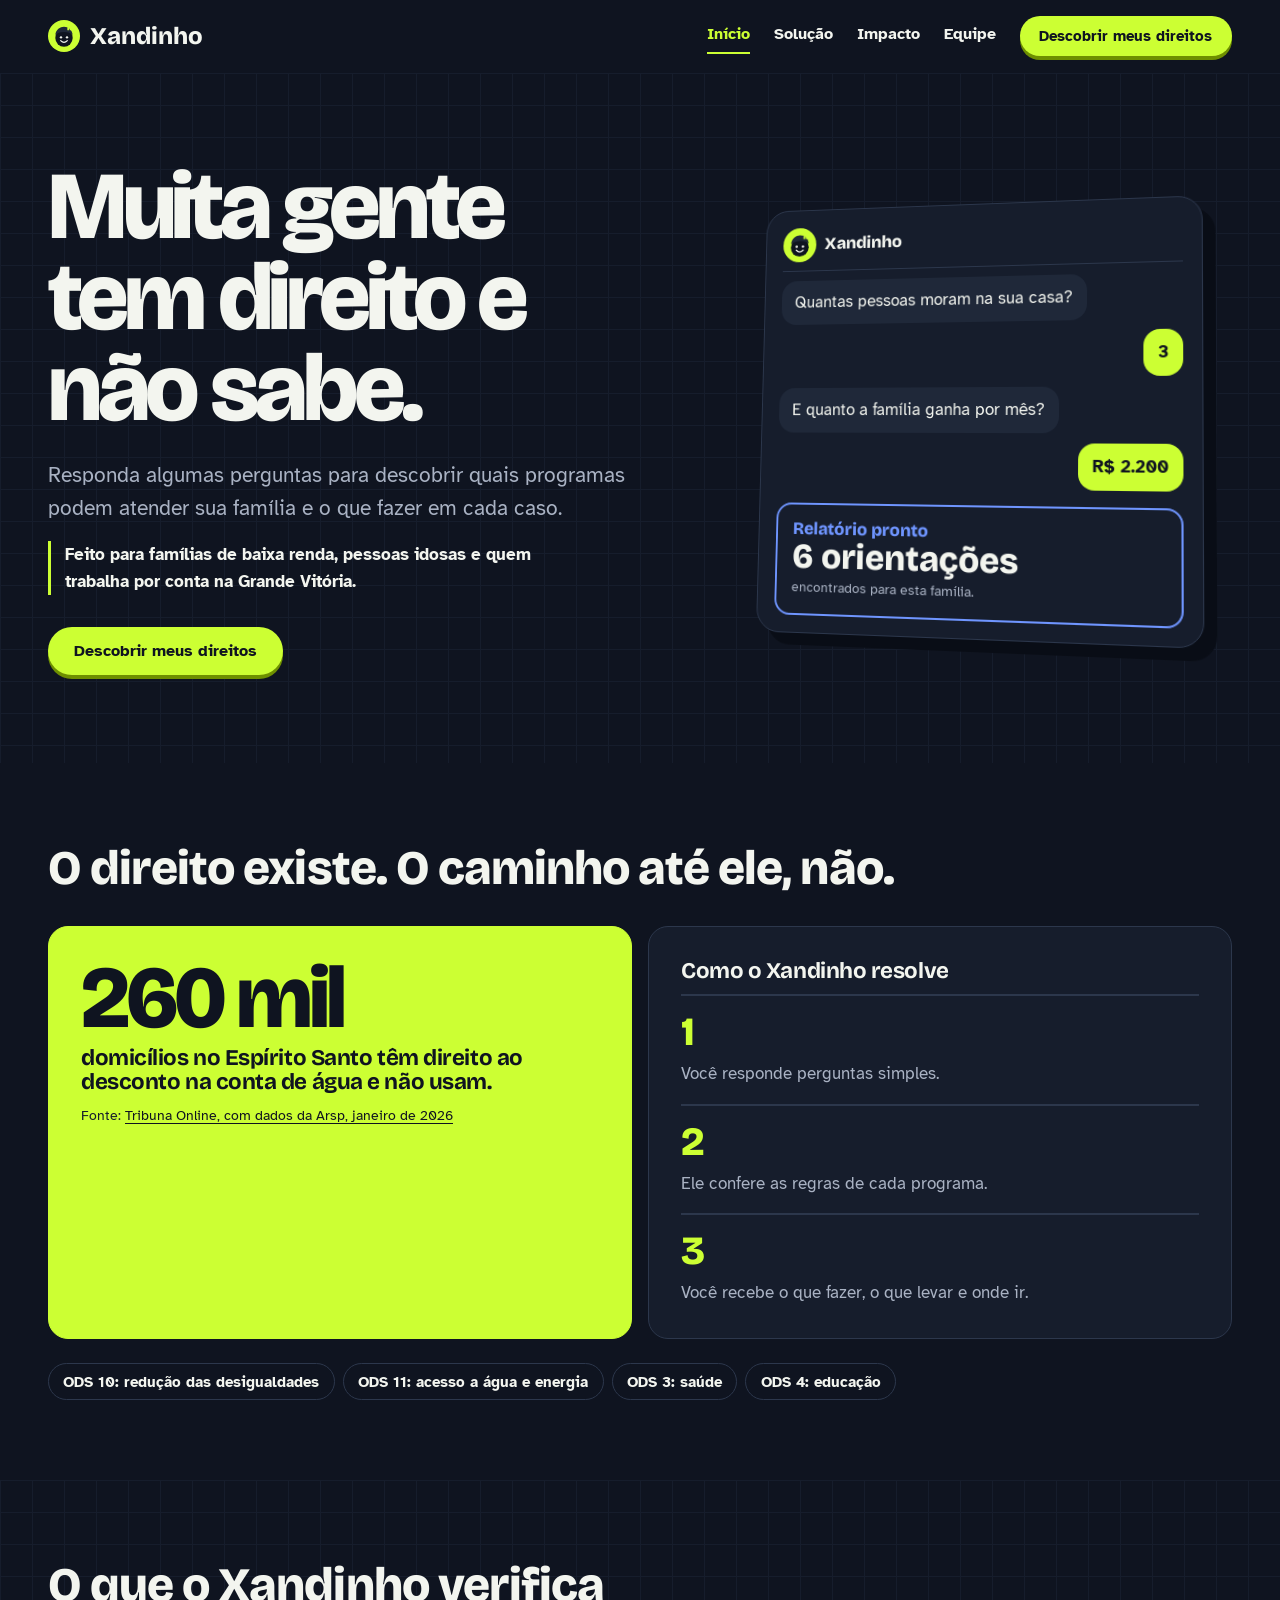
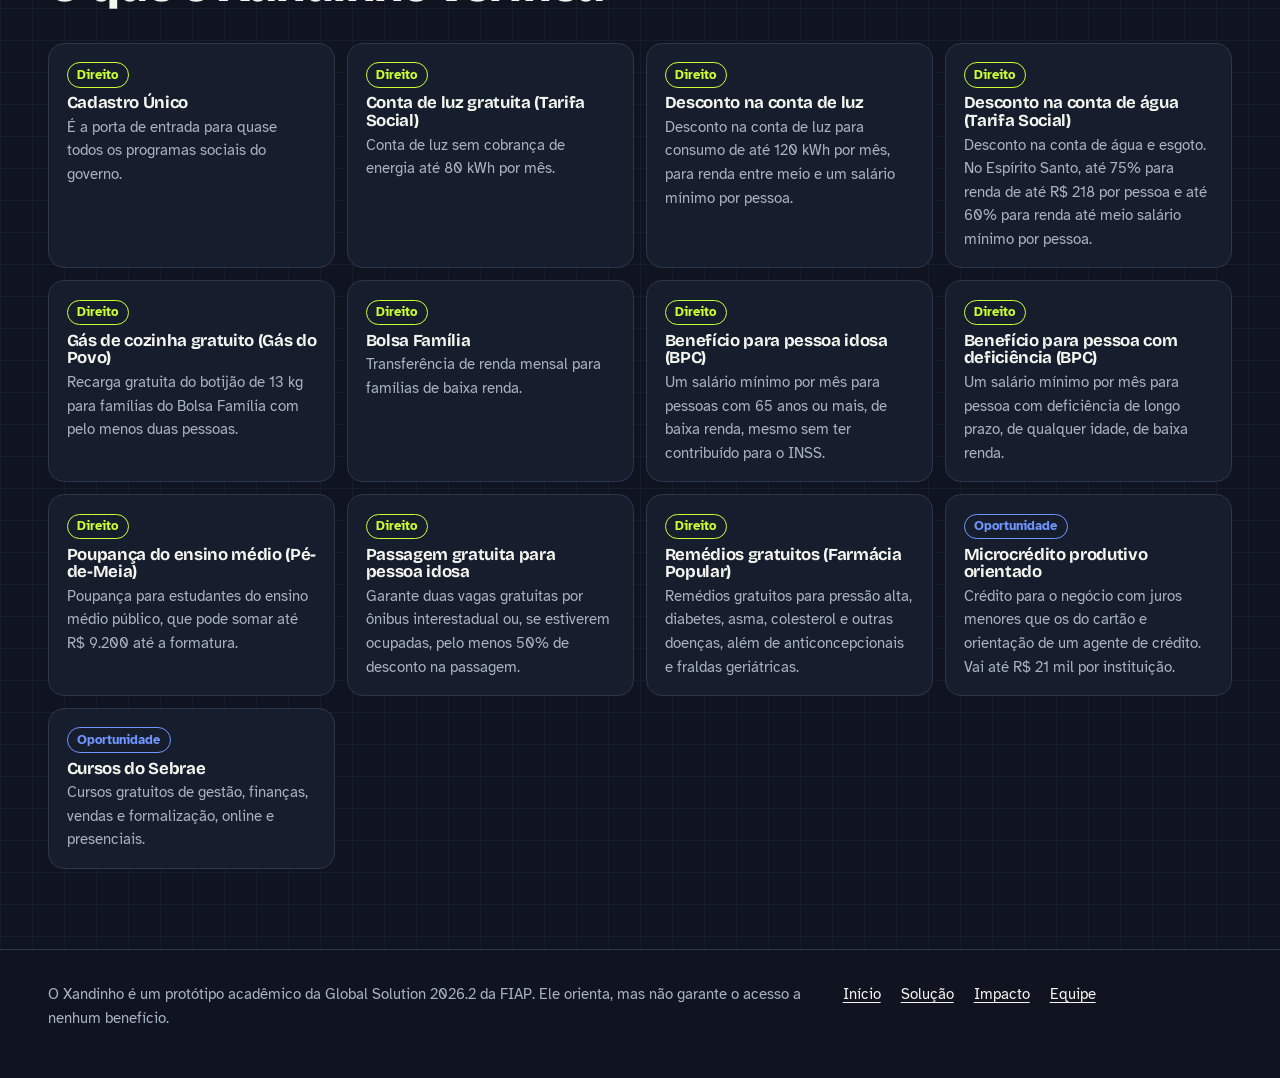
<file: index.html>
<!DOCTYPE html>
<html lang="pt-BR">
<head>
  <meta charset="UTF-8">
  <meta name="viewport" content="width=device-width, initial-scale=1">
  <title>Xandinho: descubra os direitos da sua família</title>
  <meta name="description" content="Descubra quais programas sociais podem atender a sua família e o que fazer em cada caso.">
  <link rel="icon" href="img/favicon.svg" type="image/svg+xml">
  <link rel="preconnect" href="https://fonts.googleapis.com">
  <link rel="preconnect" href="https://fonts.gstatic.com" crossorigin>
  <link rel="stylesheet" href="https://fonts.googleapis.com/css2?family=Atkinson+Hyperlegible:wght@400;700&amp;family=Bricolage+Grotesque:opsz,wght@12..96,500..800&amp;display=swap">
  <link rel="stylesheet" href="css/style.css">
  <script src="js/comum.js"></script>
</head>
<body>
  <header class="topo">
    <a class="pular" href="#conteudo">Pular para o conteúdo</a>
    <div class="topo__barra">
      <a class="marca" href="index.html"><img src="img/xandinho.svg" alt="" width="32" height="32"> Xandinho</a>
      <button class="menu-botao" type="button" aria-expanded="false" aria-controls="navegacao">Menu</button>
      <div class="navegacao" id="navegacao">
        <nav aria-label="Principal">
          <ul class="menu">
            <li><a href="index.html" aria-current="page">Início</a></li>
            <li><a href="solucao.html">Solução</a></li>
            <li><a href="impacto.html">Impacto</a></li>
            <li><a href="equipe.html">Equipe</a></li>
          </ul>
        </nav>
        <a class="botao botao--primario botao--pequeno" href="solucao.html">Descobrir meus direitos</a>
      </div>
    </div>
  </header>

  <main id="conteudo">
    <section class="abertura quadriculado" aria-labelledby="titulo-abertura">
      <div class="conteiner abertura__grade">
        <div>
          <h1 class="abertura__titulo" id="titulo-abertura">Muita gente tem direito e não sabe.</h1>
          <p class="abertura__texto">Responda algumas perguntas para descobrir quais programas podem atender sua família e o que fazer em cada caso.</p>
          <p class="abertura__publico">Feito para famílias de baixa renda, pessoas idosas e quem trabalha por conta na Grande Vitória.</p>
          <a class="botao botao--primario" href="solucao.html">Descobrir meus direitos</a>
        </div>
        <figure class="previa" aria-label="Exemplo de conversa com o Xandinho">
          <div class="previa__janela">
            <div class="previa__topo"><img src="img/xandinho.svg" alt="" width="36" height="36"> Xandinho</div>
            <p class="previa__msg previa__msg--x">Quantas pessoas moram na sua casa?</p>
            <p class="previa__msg previa__msg--u">3</p>
            <p class="previa__msg previa__msg--x">E quanto a família ganha por mês?</p>
            <p class="previa__msg previa__msg--u">R$ 2.200</p>
            <div class="previa__resultado">
              <p class="previa__status">Relatório pronto</p>
              <p class="previa__valor">6 orientações</p>
              <p class="previa__legenda">encontrados para esta família.</p>
            </div>
          </div>
        </figure>
      </div>
    </section>

    <section class="secao" aria-labelledby="titulo-problema">
      <div class="conteiner">
        <h2 class="secao__titulo" id="titulo-problema">O direito existe. O caminho até ele, não.</h2>
        <div class="grade">
          <article class="bloco bloco--destaque larg-3">
            <p class="bloco__numero">260 mil</p>
            <h3>domicílios no Espírito Santo têm direito ao desconto na conta de água e não usam.</h3>
            <p class="bloco__fonte">Fonte: <a href="https://tribunaonline.com.br/economia/lei-da-direito-a-reducao-na-conta-de-agua-para-260-mil-familias-do-es-286834" target="_blank" rel="noopener">Tribuna Online, com dados da Arsp, janeiro de 2026</a></p>
          </article>
          <article class="bloco larg-3">
            <h3>Como o Xandinho resolve</h3>
            <ol class="passos">
              <li class="passo"><p>Você responde perguntas simples.</p></li>
              <li class="passo"><p>Ele confere as regras de cada programa.</p></li>
              <li class="passo"><p>Você recebe o que fazer, o que levar e onde ir.</p></li>
            </ol>
          </article>
        </div>
        <ul class="ods-lista" aria-label="Objetivos de Desenvolvimento Sustentável atendidos">
          <li>ODS 10: redução das desigualdades</li>
          <li>ODS 11: acesso a água e energia</li>
          <li>ODS 3: saúde</li>
          <li>ODS 4: educação</li>
        </ul>
      </div>
    </section>

    <section class="secao quadriculado" aria-labelledby="titulo-programas">
      <div class="conteiner">
        <h2 class="secao__titulo" id="titulo-programas">O que o Xandinho verifica</h2>
        <ul class="programas" id="lista-programas"></ul>
      </div>
    </section>
  </main>

  <footer class="rodape">
    <div class="conteiner rodape__grade">
      <p>O Xandinho é um protótipo acadêmico da Global Solution 2026.2 da FIAP. Ele orienta, mas não garante o acesso a nenhum benefício.</p>
      <ul class="rodape__links">
        <li><a href="index.html">Início</a></li>
        <li><a href="solucao.html">Solução</a></li>
        <li><a href="impacto.html">Impacto</a></li>
        <li><a href="equipe.html">Equipe</a></li>
      </ul>
    </div>
  </footer>
  <script src="js/direitos.js"></script>
  <script src="js/inicio.js"></script>
</body>
</html>
</file>
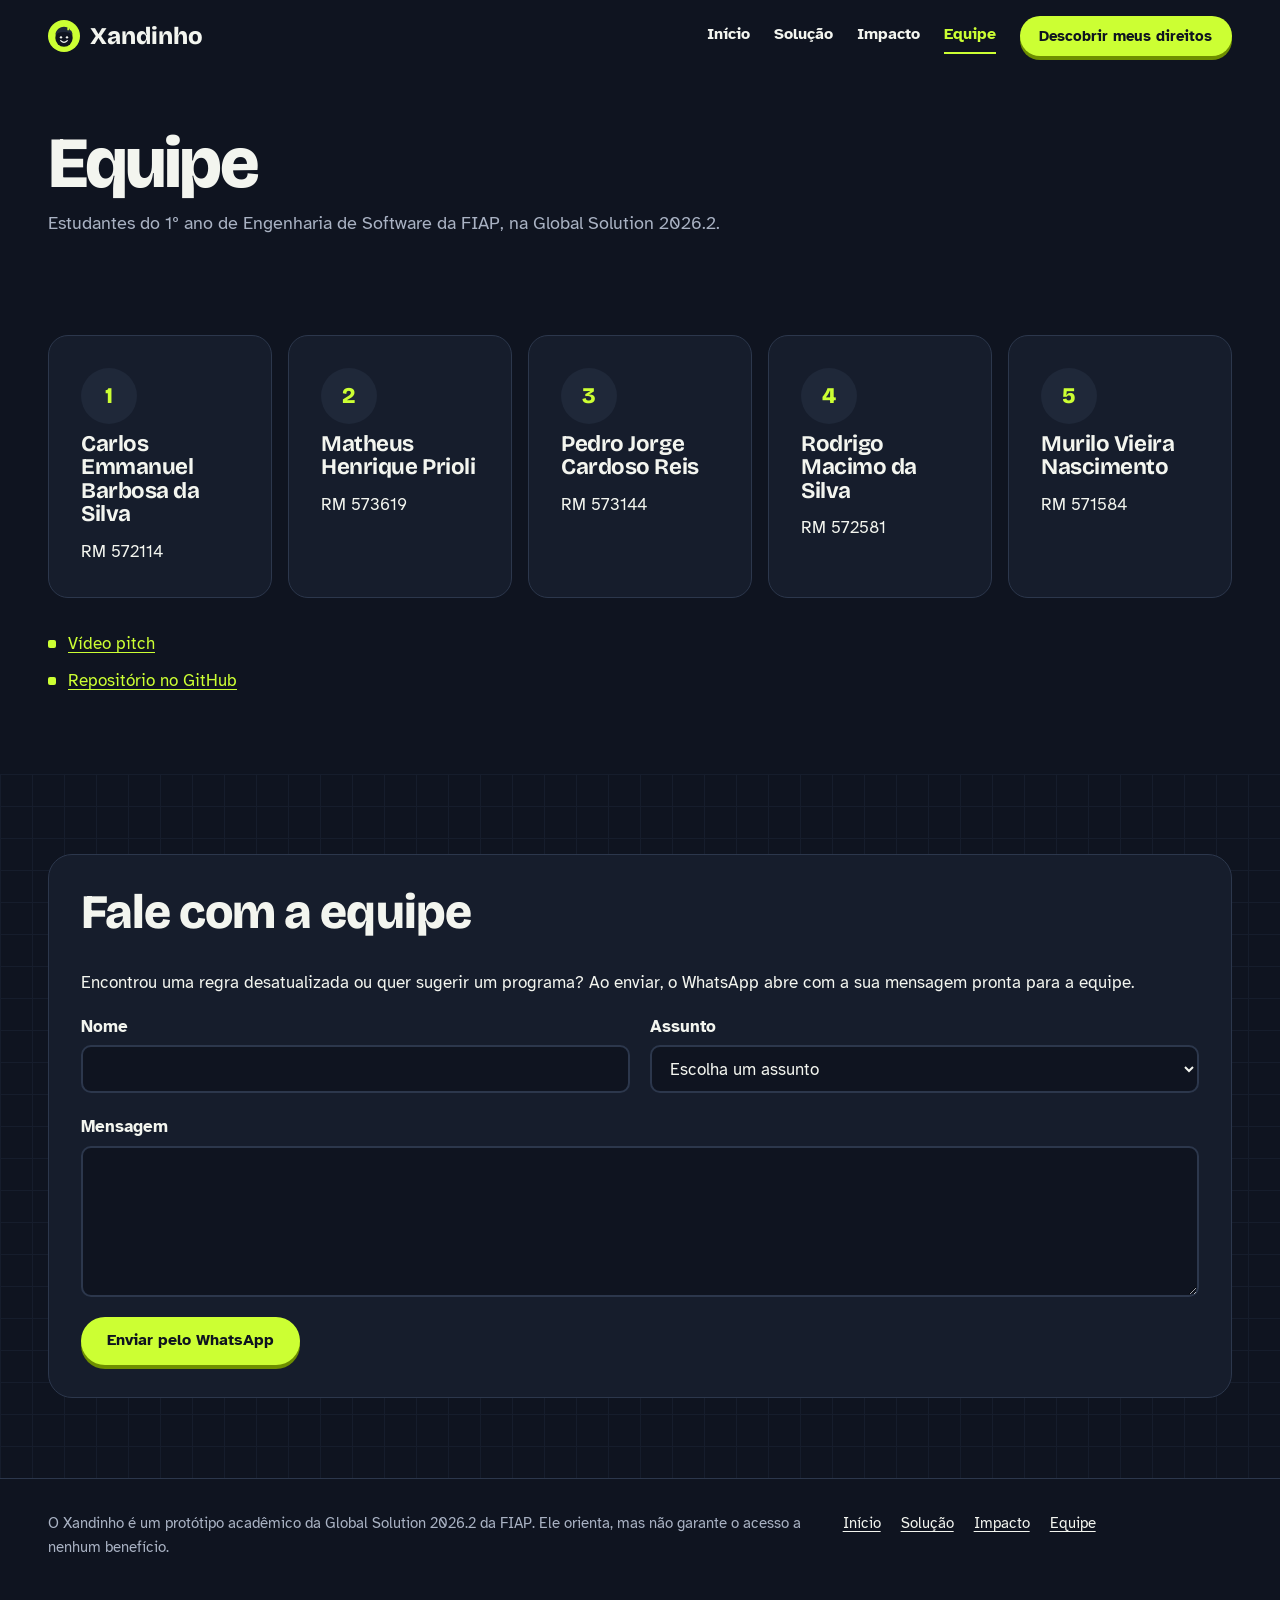
<file: equipe.html>
<!DOCTYPE html>
<html lang="pt-BR">
<head>
  <meta charset="UTF-8">
  <meta name="viewport" content="width=device-width, initial-scale=1">
  <title>Equipe | Xandinho</title>
  <meta name="description" content="Quem fez o Xandinho e como falar com a equipe.">
  <link rel="icon" href="img/favicon.svg" type="image/svg+xml">
  <link rel="preconnect" href="https://fonts.googleapis.com">
  <link rel="preconnect" href="https://fonts.gstatic.com" crossorigin>
  <link rel="stylesheet" href="https://fonts.googleapis.com/css2?family=Atkinson+Hyperlegible:wght@400;700&amp;family=Bricolage+Grotesque:opsz,wght@12..96,500..800&amp;display=swap">
  <link rel="stylesheet" href="css/style.css">
  <script src="js/comum.js"></script>
</head>
<body>
  <header class="topo">
    <a class="pular" href="#conteudo">Pular para o conteúdo</a>
    <div class="topo__barra">
      <a class="marca" href="index.html"><img src="img/xandinho.svg" alt="" width="32" height="32"> Xandinho</a>
      <button class="menu-botao" type="button" aria-expanded="false" aria-controls="navegacao">Menu</button>
      <div class="navegacao" id="navegacao">
        <nav aria-label="Principal">
          <ul class="menu">
            <li><a href="index.html">Início</a></li>
            <li><a href="solucao.html">Solução</a></li>
            <li><a href="impacto.html">Impacto</a></li>
            <li><a href="equipe.html" aria-current="page">Equipe</a></li>
          </ul>
        </nav>
        <a class="botao botao--primario botao--pequeno" href="solucao.html">Descobrir meus direitos</a>
      </div>
    </div>
  </header>

  <main id="conteudo">
    <section class="pagina-topo" aria-labelledby="titulo-pagina">
      <div class="conteiner">
        <h1 class="pagina-topo__titulo" id="titulo-pagina">Equipe</h1>
        <p class="pagina-topo__texto">Estudantes do 1º ano de Engenharia de Software da FIAP, na Global Solution 2026.2.</p>
      </div>
    </section>

    <section class="secao" aria-labelledby="titulo-integrantes">
      <div class="conteiner">
        <h2 class="visualmente-oculto" id="titulo-integrantes">Integrantes</h2>
        <ul class="pessoas">
          <li class="bloco"><span class="pessoa__inicial" aria-hidden="true">1</span><h3>Carlos Emmanuel Barbosa da Silva</h3><p>RM 572114</p></li>
          <li class="bloco"><span class="pessoa__inicial" aria-hidden="true">2</span><h3>Matheus Henrique Prioli</h3><p>RM 573619</p></li>
          <li class="bloco"><span class="pessoa__inicial" aria-hidden="true">3</span><h3>Pedro Jorge Cardoso Reis</h3><p>RM 573144</p></li>
          <li class="bloco"><span class="pessoa__inicial" aria-hidden="true">4</span><h3>Rodrigo Macimo da Silva</h3><p>RM 572581</p></li>
          <li class="bloco"><span class="pessoa__inicial" aria-hidden="true">5</span><h3>Murilo Vieira Nascimento</h3><p>RM 571584</p></li>
        </ul>
        <ul class="lista-limpa">
          <li><a href="https://youtu.be/Ps21oWqzNiU" target="_blank" rel="noopener">Vídeo pitch</a></li>
          <li><a href="https://github.com/pjcreis/xandinho" target="_blank" rel="noopener">Repositório no GitHub</a></li>
        </ul>
      </div>
    </section>

    <section class="secao quadriculado" aria-labelledby="titulo-contato">
      <div class="conteiner">
        <div class="cartao-form">
          <h2 class="secao__titulo" id="titulo-contato">Fale com a equipe</h2>
          <p>Encontrou uma regra desatualizada ou quer sugerir um programa? Ao enviar, o WhatsApp abre com a sua mensagem pronta para a equipe.</p>
          <div class="aviso" id="contato-erros" tabindex="-1" hidden aria-live="polite"></div>
          <form class="formulario" id="form-contato" novalidate>
            <div class="formulario__linha">
              <div class="campo">
                <label for="contato-nome">Nome</label>
                <input type="text" id="contato-nome" name="nome" autocomplete="name" aria-describedby="erro-contato-nome">
                <p class="campo__erro" id="erro-contato-nome"></p>
              </div>
              <div class="campo">
                <label for="contato-assunto">Assunto</label>
                <select id="contato-assunto" name="assunto" aria-describedby="erro-contato-assunto">
                  <option value="">Escolha um assunto</option>
                  <option value="regra">Regra desatualizada</option>
                  <option value="programa">Sugestão de programa</option>
                  <option value="duvida">Dúvida sobre o relatório</option>
                  <option value="outro">Outro assunto</option>
                </select>
                <p class="campo__erro" id="erro-contato-assunto"></p>
              </div>
            </div>
            <div class="campo">
              <label for="contato-mensagem">Mensagem</label>
              <textarea id="contato-mensagem" name="mensagem" rows="5" aria-describedby="erro-contato-mensagem"></textarea>
              <p class="campo__erro" id="erro-contato-mensagem"></p>
            </div>
            <div class="acoes"><button type="submit" class="botao botao--primario">Enviar pelo WhatsApp</button></div>
          </form>
          <div class="aviso aviso--sucesso" id="contato-sucesso" tabindex="-1" hidden>
            <p><strong>Mensagem pronta.</strong> O WhatsApp foi aberto em outra aba. Se não abriu, <a id="contato-link" href="#" target="_blank" rel="noopener">toque aqui</a>.</p>
          </div>
        </div>
      </div>
    </section>
  </main>

  <footer class="rodape">
    <div class="conteiner rodape__grade">
      <p>O Xandinho é um protótipo acadêmico da Global Solution 2026.2 da FIAP. Ele orienta, mas não garante o acesso a nenhum benefício.</p>
      <ul class="rodape__links">
        <li><a href="index.html">Início</a></li>
        <li><a href="solucao.html">Solução</a></li>
        <li><a href="impacto.html">Impacto</a></li>
        <li><a href="equipe.html">Equipe</a></li>
      </ul>
    </div>
  </footer>
  <script src="js/contato.js"></script>
</body>
</html>
</file>
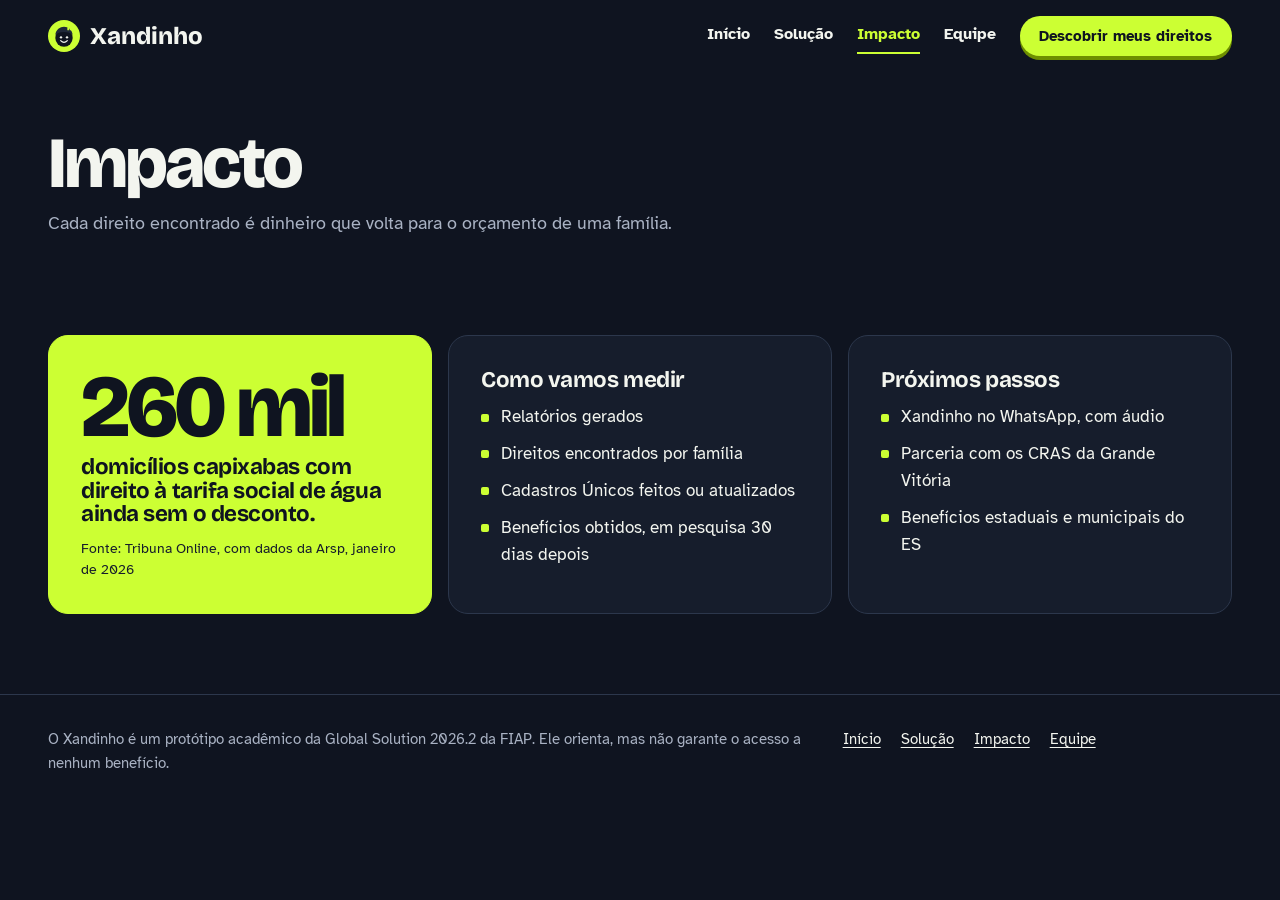
<file: impacto.html>
<!DOCTYPE html>
<html lang="pt-BR">
<head>
  <meta charset="UTF-8">
  <meta name="viewport" content="width=device-width, initial-scale=1">
  <title>Impacto | Xandinho</title>
  <meta name="description" content="O problema que o Xandinho resolve, como medimos o impacto e o que vem depois.">
  <link rel="icon" href="img/favicon.svg" type="image/svg+xml">
  <link rel="preconnect" href="https://fonts.googleapis.com">
  <link rel="preconnect" href="https://fonts.gstatic.com" crossorigin>
  <link rel="stylesheet" href="https://fonts.googleapis.com/css2?family=Atkinson+Hyperlegible:wght@400;700&amp;family=Bricolage+Grotesque:opsz,wght@12..96,500..800&amp;display=swap">
  <link rel="stylesheet" href="css/style.css">
  <script src="js/comum.js"></script>
</head>
<body>
  <header class="topo">
    <a class="pular" href="#conteudo">Pular para o conteúdo</a>
    <div class="topo__barra">
      <a class="marca" href="index.html"><img src="img/xandinho.svg" alt="" width="32" height="32"> Xandinho</a>
      <button class="menu-botao" type="button" aria-expanded="false" aria-controls="navegacao">Menu</button>
      <div class="navegacao" id="navegacao">
        <nav aria-label="Principal">
          <ul class="menu">
            <li><a href="index.html">Início</a></li>
            <li><a href="solucao.html">Solução</a></li>
            <li><a href="impacto.html" aria-current="page">Impacto</a></li>
            <li><a href="equipe.html">Equipe</a></li>
          </ul>
        </nav>
        <a class="botao botao--primario botao--pequeno" href="solucao.html">Descobrir meus direitos</a>
      </div>
    </div>
  </header>

  <main id="conteudo">
    <section class="pagina-topo" aria-labelledby="titulo-pagina">
      <div class="conteiner">
        <h1 class="pagina-topo__titulo" id="titulo-pagina">Impacto</h1>
        <p class="pagina-topo__texto">Cada direito encontrado é dinheiro que volta para o orçamento de uma família.</p>
      </div>
    </section>

    <section class="secao" aria-label="Impacto do Xandinho">
      <div class="conteiner grade">
        <article class="bloco bloco--destaque larg-2">
          <p class="bloco__numero">260 mil</p>
          <h3>domicílios capixabas com direito à tarifa social de água ainda sem o desconto.</h3>
          <p class="bloco__fonte">Fonte: Tribuna Online, com dados da Arsp, janeiro de 2026</p>
        </article>
        <article class="bloco larg-2">
          <h3>Como vamos medir</h3>
          <ul class="lista-limpa">
            <li>Relatórios gerados</li>
            <li>Direitos encontrados por família</li>
            <li>Cadastros Únicos feitos ou atualizados</li>
            <li>Benefícios obtidos, em pesquisa 30 dias depois</li>
          </ul>
        </article>
        <article class="bloco larg-2">
          <h3>Próximos passos</h3>
          <ul class="lista-limpa">
            <li>Xandinho no WhatsApp, com áudio</li>
            <li>Parceria com os CRAS da Grande Vitória</li>
            <li>Benefícios estaduais e municipais do ES</li>
          </ul>
        </article>
      </div>
    </section>
  </main>

  <footer class="rodape">
    <div class="conteiner rodape__grade">
      <p>O Xandinho é um protótipo acadêmico da Global Solution 2026.2 da FIAP. Ele orienta, mas não garante o acesso a nenhum benefício.</p>
      <ul class="rodape__links">
        <li><a href="index.html">Início</a></li>
        <li><a href="solucao.html">Solução</a></li>
        <li><a href="impacto.html">Impacto</a></li>
        <li><a href="equipe.html">Equipe</a></li>
      </ul>
    </div>
  </footer>

</body>
</html>
</file>
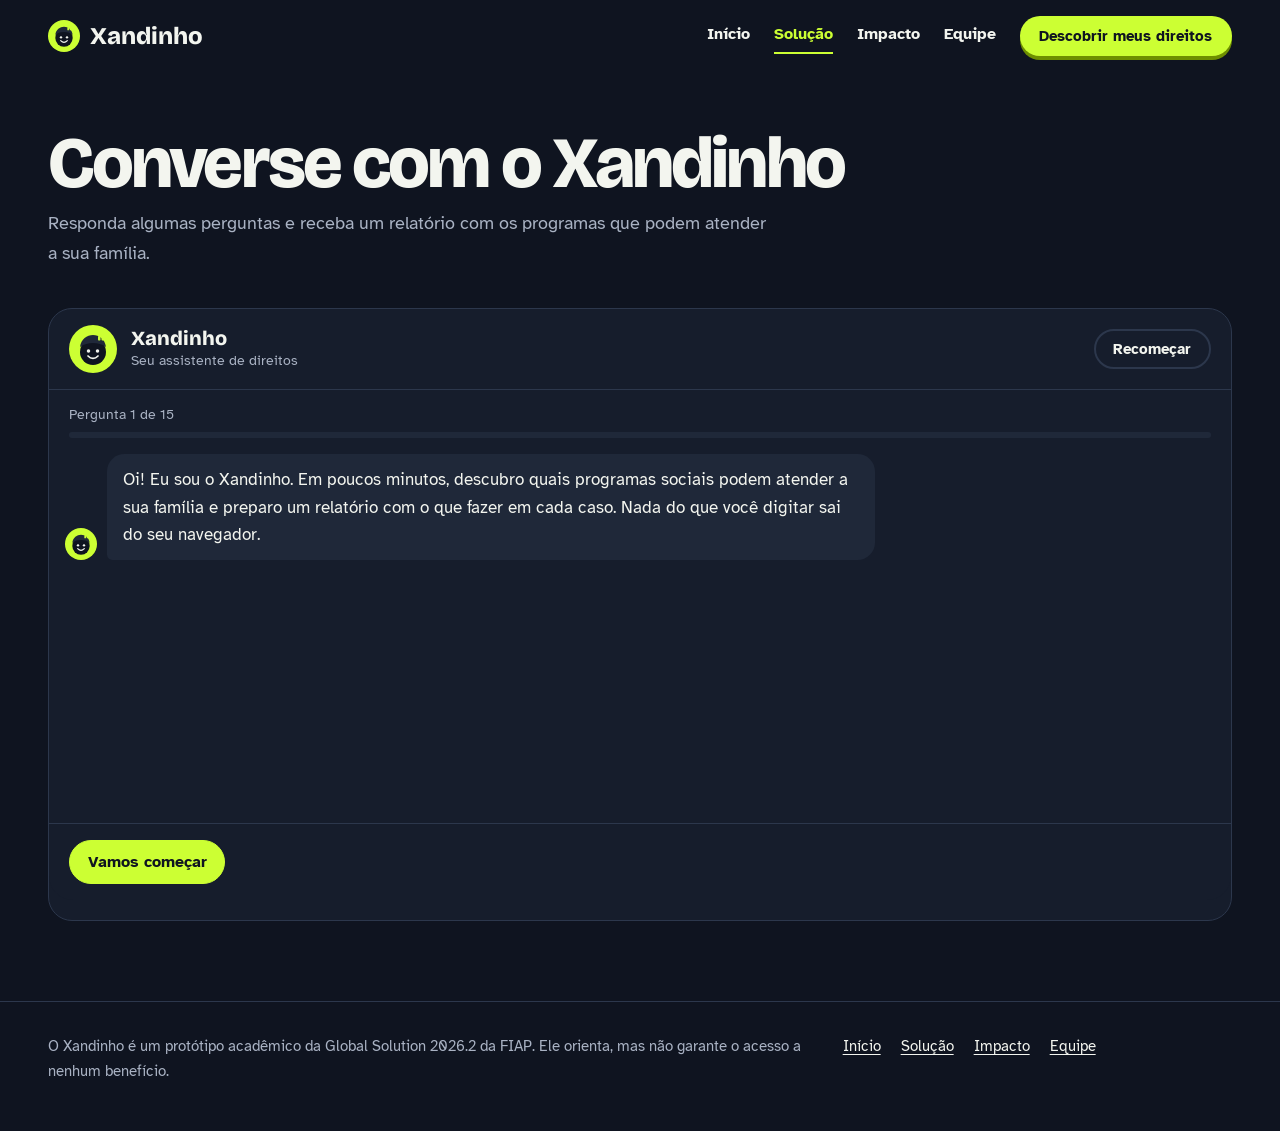
<file: solucao.html>
<!DOCTYPE html>
<html lang="pt-BR">
<head>
  <meta charset="UTF-8">
  <meta name="viewport" content="width=device-width, initial-scale=1">
  <title>Converse com o Xandinho</title>
  <meta name="description" content="Responda algumas perguntas e receba um relatório com os programas que podem atender a sua família.">
  <link rel="icon" href="img/favicon.svg" type="image/svg+xml">
  <link rel="preconnect" href="https://fonts.googleapis.com">
  <link rel="preconnect" href="https://fonts.gstatic.com" crossorigin>
  <link rel="stylesheet" href="https://fonts.googleapis.com/css2?family=Atkinson+Hyperlegible:wght@400;700&amp;family=Bricolage+Grotesque:opsz,wght@12..96,500..800&amp;display=swap">
  <link rel="stylesheet" href="css/style.css">
  <script src="js/comum.js"></script>
</head>
<body>
  <header class="topo">
    <a class="pular" href="#conteudo">Pular para o conteúdo</a>
    <div class="topo__barra">
      <a class="marca" href="index.html"><img src="img/xandinho.svg" alt="" width="32" height="32"> Xandinho</a>
      <button class="menu-botao" type="button" aria-expanded="false" aria-controls="navegacao">Menu</button>
      <div class="navegacao" id="navegacao">
        <nav aria-label="Principal">
          <ul class="menu">
            <li><a href="index.html">Início</a></li>
            <li><a href="solucao.html" aria-current="page">Solução</a></li>
            <li><a href="impacto.html">Impacto</a></li>
            <li><a href="equipe.html">Equipe</a></li>
          </ul>
        </nav>
        <a class="botao botao--primario botao--pequeno" href="solucao.html">Descobrir meus direitos</a>
      </div>
    </div>
  </header>

  <main id="conteudo">
    <section class="pagina-topo" aria-labelledby="titulo-pagina">
      <div class="conteiner">
        <h1 class="pagina-topo__titulo" id="titulo-pagina">Converse com o Xandinho</h1>
        <p class="pagina-topo__texto">Responda algumas perguntas e receba um relatório com os programas que podem atender a sua família.</p>
      </div>
    </section>

    <section class="secao secao--conversa" aria-label="Conversa com o Xandinho">
      <div class="conteiner">
        <div class="conversa">
          <div class="conversa__topo">
            <img class="conversa__avatar" src="img/xandinho.svg" alt="" width="48" height="48">
            <div class="conversa__quem">
              <p class="conversa__nome">Xandinho</p>
              <p class="conversa__papel">Seu assistente de direitos</p>
            </div>
            <button type="button" class="botao botao--contorno botao--pequeno" id="recomecar">Recomeçar</button>
          </div>
          <div class="conversa__progresso">
            <p id="progresso-texto" aria-live="polite">Pergunta 1</p>
            <progress id="progresso" max="15" value="0" aria-labelledby="progresso-texto"></progress>
          </div>
          <ol class="conversa__mensagens" id="mensagens" role="log" aria-live="polite" aria-label="Mensagens da conversa"></ol>
          <div class="conversa__entrada" id="entrada" aria-label="Sua resposta"></div>
        </div>

        <section class="relatorio" id="relatorio" hidden aria-labelledby="relatorio-titulo">
          <div id="relatorio-conteudo"></div>
        </section>
      </div>
    </section>
  </main>

  <footer class="rodape">
    <div class="conteiner rodape__grade">
      <p>O Xandinho é um protótipo acadêmico da Global Solution 2026.2 da FIAP. Ele orienta, mas não garante o acesso a nenhum benefício.</p>
      <ul class="rodape__links">
        <li><a href="index.html">Início</a></li>
        <li><a href="solucao.html">Solução</a></li>
        <li><a href="impacto.html">Impacto</a></li>
        <li><a href="equipe.html">Equipe</a></li>
      </ul>
    </div>
  </footer>
  <script src="js/consultas.js"></script>
  <script src="js/direitos.js"></script>
  <script src="js/conversa.js"></script>
</body>
</html>
</file>
<file: css/style.css>
/* Xandinho: estilos do protótipo. Mobile-first, com pontos de quebra em 40rem e 56rem. */

/* ---------- Cores, fontes e medidas ---------- */
:root {
  --tinta-escura: #090D16;
  --tinta: #0F1420;
  --superficie: #161D2C;
  --superficie-alta: #1F2839;
  --linha: #2C374C;
  --papel: #F3F5EF;
  --apagado: #A9B2C3;
  --lima: #CCFF33;
  --lima-escuro: #6E8F00;
  --laranja: #FF8A3D;
  --azul: #6F95FF;

  --fonte-titulo: 'Bricolage Grotesque', 'Segoe UI', system-ui, sans-serif;
  --fonte-texto: 'Atkinson Hyperlegible', 'Segoe UI', system-ui, sans-serif;

  --raio: 1.25rem;
  --raio-campo: 0.625rem;
  --raio-pilula: 999px;
  --margem-lateral: clamp(1rem, 4vw, 3rem);
}

/* ---------- Base ---------- */
*, *::before, *::after { box-sizing: border-box; }
[hidden] { display: none !important; }

body {
  margin: 0;
  background: var(--tinta);
  color: var(--papel);
  font-family: var(--fonte-texto);
  font-size: 1.0625rem;
  line-height: 1.6;
}

img { max-width: 100%; height: auto; display: block; }
figure { margin: 0; }
[id] { scroll-margin-top: 6rem; }

h1, h2, h3, h4 { font-family: var(--fonte-titulo); line-height: 1.05; margin: 0 0 0.75rem; letter-spacing: -0.02em; }
h2 { font-size: clamp(2rem, 5vw, 3rem); font-weight: 800; }
h3 { font-size: clamp(1.15rem, 2.5vw, 1.4rem); font-weight: 700; }
p { margin: 0 0 1rem; }

a { color: var(--lima); text-underline-offset: 0.2em; }
:focus-visible { outline: 3px solid var(--lima); outline-offset: 3px; border-radius: 4px; }
[tabindex="-1"]:focus { outline: none; }

.pular { position: absolute; left: 1rem; top: -10rem; z-index: 100; background: var(--lima); color: var(--tinta); padding: 0.75rem 1rem; border-radius: var(--raio-campo); font-weight: 700; }
.pular:focus { top: 1rem; }
.visualmente-oculto { position: absolute; width: 1px; height: 1px; overflow: hidden; clip: rect(0 0 0 0); white-space: nowrap; }

/* O conteúdo ocupa a tela toda, só com uma margem lateral */
.conteiner { width: 100%; padding-inline: var(--margem-lateral); }
.secao { padding-block: clamp(3rem, 7vw, 5rem); }
.secao__titulo { margin-bottom: 2rem; }
.secao__intro { color: var(--apagado); font-size: 1.1rem; margin-top: -1rem; }

.quadriculado {
  background-image: linear-gradient(var(--superficie) 1px, transparent 1px), linear-gradient(90deg, var(--superficie) 1px, transparent 1px);
  background-size: 32px 32px;
}

/* ---------- Botões ---------- */
.botao {
  display: inline-flex; align-items: center; justify-content: center;
  min-height: 3rem; padding: 0.75rem 1.5rem;
  border: 2px solid transparent; border-radius: var(--raio-pilula);
  font: 700 1rem/1.2 var(--fonte-texto); text-decoration: none; cursor: pointer;
  transition: transform 0.15s ease;
}
.botao:hover { transform: translateY(-2px); }
.botao--primario { background: var(--lima); color: var(--tinta); box-shadow: 0 4px 0 var(--lima-escuro); }
.botao--contorno { background: transparent; color: var(--papel); border-color: var(--linha); }
.botao--pequeno { min-height: 2.5rem; padding: 0.5rem 1.1rem; font-size: 0.95rem; }
.acoes { display: flex; flex-wrap: wrap; gap: 0.75rem; }

/* ---------- Topo ---------- */
.topo { position: sticky; top: 0; z-index: 50; background: var(--tinta); border-bottom: 1px solid transparent; }
.topo--compacto { border-bottom-color: var(--linha); }
.topo__barra { display: flex; align-items: center; justify-content: space-between; gap: 1rem; padding: 1rem var(--margem-lateral); transition: padding 0.2s ease; }
.topo--compacto .topo__barra { padding-block: 0.5rem; }
.marca { display: inline-flex; align-items: center; gap: 0.6rem; color: var(--papel); text-decoration: none; font: 800 1.5rem/1 var(--fonte-titulo); }
.marca img { width: 2rem; height: 2rem; }

.menu-botao { min-height: 2.75rem; padding: 0.5rem 1rem; background: transparent; color: var(--papel); border: 2px solid var(--linha); border-radius: var(--raio-pilula); font: 700 1rem var(--fonte-texto); cursor: pointer; }
.navegacao { position: absolute; left: 0; right: 0; top: 100%; background: var(--tinta); border-bottom: 1px solid var(--linha); padding: 1rem var(--margem-lateral) 1.5rem; display: flex; flex-direction: column; gap: 1rem; }
.js .navegacao { display: none; }
.js .navegacao.esta-aberta { display: flex; }
.menu { list-style: none; margin: 0; padding: 0; display: flex; flex-direction: column; gap: 0.25rem; }
.menu a { display: block; padding: 0.6rem 0.25rem; color: var(--papel); text-decoration: none; font-weight: 700; font-size: 1.1rem; border-bottom: 2px solid transparent; }
.menu a:hover, .menu a[aria-current="page"] { color: var(--lima); }

@media (min-width: 56rem) {
  .menu-botao { display: none; }
  .js .navegacao, .navegacao { position: static; display: flex; flex-direction: row; align-items: center; padding: 0; border: 0; gap: 1.5rem; }
  .menu { flex-direction: row; gap: 1.5rem; }
  .menu a { padding: 0.25rem 0; font-size: 1rem; }
  .menu a[aria-current="page"] { border-bottom-color: var(--lima); }
}

/* ---------- Abertura (primeira dobra) ---------- */
.abertura { padding-block: clamp(3rem, 7vw, 5.5rem); }
.abertura__grade { display: grid; grid-template-columns: minmax(0, 1fr); gap: 3rem; align-items: center; }
.abertura__titulo { font-size: clamp(2.75rem, 8vw, 6rem); font-weight: 800; line-height: 0.95; letter-spacing: -0.045em; margin-bottom: 1.5rem; max-width: 14ch; }
.abertura__texto { font-size: clamp(1.1rem, 2.2vw, 1.3rem); color: var(--apagado); max-width: 44ch; margin-bottom: 1rem; }
.abertura__publico { font-weight: 700; max-width: 44ch; margin-bottom: 2rem; padding-left: 0.85rem; border-left: 3px solid var(--lima); }
@media (min-width: 56rem) { .abertura__grade { grid-template-columns: minmax(0, 1.2fr) minmax(0, 1fr); } }

.previa { justify-self: center; width: min(100%, 28rem); }
.previa__janela { display: flex; flex-direction: column; gap: 0.6rem; padding: 1.1rem; border-radius: 1.5rem; background: var(--superficie); border: 1px solid var(--linha); box-shadow: 0.75rem 0.75rem 0 var(--tinta-escura); transform: perspective(1000px) rotateY(-10deg) rotateX(4deg); }
.previa__topo { display: flex; align-items: center; gap: 0.6rem; padding-bottom: 0.6rem; border-bottom: 1px solid var(--linha); font: 800 1.1rem var(--fonte-titulo); }
.previa__topo img { width: 2.25rem; height: 2.25rem; }
.previa__msg { margin: 0; padding: 0.6rem 0.9rem; border-radius: 1rem; max-width: 85%; }
.previa__msg--x { background: var(--superficie-alta); align-self: flex-start; }
.previa__msg--u { background: var(--lima); color: var(--tinta); align-self: flex-end; font-weight: 700; }
.previa__resultado { margin-top: 0.4rem; padding: 0.9rem 1rem; border-radius: 1rem; border: 2px solid var(--azul); }
.previa__resultado p { margin: 0; }
.previa__status { font: 800 1.1rem var(--fonte-titulo); color: var(--azul); }
.previa__valor { font: 800 2.2rem/1.05 var(--fonte-titulo); }
.previa__legenda { color: var(--apagado); font-size: 0.9rem; }

/* ---------- Grade de blocos ---------- */
.grade { display: grid; gap: 1rem; grid-template-columns: 1fr; }
.bloco { background: var(--superficie); border: 1px solid var(--linha); border-radius: var(--raio); padding: clamp(1.25rem, 3vw, 2rem); }
.bloco > :last-child { margin-bottom: 0; }
.bloco--destaque { background: var(--lima); color: var(--tinta); border-color: var(--lima); }
.bloco--destaque a { color: var(--tinta); }
.bloco__numero { font: 800 clamp(3rem, 9vw, 5.5rem)/0.9 var(--fonte-titulo); letter-spacing: -0.05em; margin-bottom: 0.5rem; }
.bloco__fonte { font-size: 0.85rem; color: var(--apagado); }
.bloco--destaque .bloco__fonte { color: var(--superficie); }
@media (min-width: 56rem) {
  .grade { grid-template-columns: repeat(6, 1fr); }
  .larg-2 { grid-column: span 2; }
  .larg-3 { grid-column: span 3; }
}

.lista-limpa { list-style: none; margin: 0; padding: 0; display: grid; gap: 0.6rem; }
.lista-limpa li { padding-left: 1.25rem; position: relative; }
.lista-limpa li::before { content: ''; position: absolute; left: 0; top: 0.6em; width: 0.5rem; height: 0.5rem; border-radius: 2px; background: var(--lima); }

.passos { list-style: none; margin: 0; padding: 0; display: grid; gap: 1.5rem; counter-reset: passo; }
.passo { counter-increment: passo; border-top: 2px solid var(--linha); padding-top: 1rem; }
.passo::before { content: counter(passo); display: block; font: 800 2.5rem/1 var(--fonte-titulo); color: var(--lima); margin-bottom: 0.5rem; }
.passo p { margin: 0; color: var(--apagado); }
@media (min-width: 56rem) { .passos { grid-template-columns: repeat(3, 1fr); gap: 2rem; } }
.bloco .passos { grid-template-columns: 1fr; gap: 1rem; }

/* ---------- Programas na página inicial ---------- */
.programas { list-style: none; margin: 0; padding: 0; display: grid; gap: 0.75rem; grid-template-columns: repeat(auto-fill, minmax(16rem, 1fr)); }
.programa { background: var(--superficie); border: 1px solid var(--linha); border-radius: 1rem; padding: 1rem 1.1rem; }
.programa__nome { font-size: 1.05rem; margin: 0.4rem 0 0.25rem; }
.programa p { margin: 0; color: var(--apagado); font-size: 0.92rem; }

.selo { display: inline-block; font-size: 0.8rem; font-weight: 700; padding: 0.1rem 0.6rem; border-radius: var(--raio-pilula); border: 1.5px solid; white-space: nowrap; }
.selo--sim { color: var(--lima); }
.selo--atencao { color: var(--laranja); }
.selo--info { color: var(--azul); }
.selo--neutro { color: var(--apagado); }

.ods-lista { list-style: none; margin: 1.5rem 0 0; padding: 0; display: flex; flex-wrap: wrap; gap: 0.5rem; }
.ods-lista li { border: 1.5px solid var(--linha); border-radius: var(--raio-pilula); padding: 0.35rem 0.9rem; font-weight: 700; font-size: 0.95rem; }

/* ---------- Rodapé e páginas internas ---------- */
.rodape { border-top: 1px solid var(--linha); padding-block: 2rem; color: var(--apagado); font-size: 0.95rem; }
.rodape__grade { display: grid; gap: 1rem; }
.rodape__links { list-style: none; margin: 0; padding: 0; display: flex; flex-wrap: wrap; gap: 0.5rem 1.25rem; }
.rodape a { color: var(--papel); }
@media (min-width: 56rem) { .rodape__grade { grid-template-columns: 2fr 1fr; } }

.pagina-topo { padding-block: clamp(2rem, 5vw, 3.5rem) 0; }
.pagina-topo__titulo { font-size: clamp(2.4rem, 7vw, 4.5rem); font-weight: 800; letter-spacing: -0.04em; line-height: 0.95; }
.pagina-topo__texto { color: var(--apagado); font-size: 1.15rem; max-width: 60ch; }

.pessoas { list-style: none; margin: 0 0 2rem; padding: 0; display: grid; gap: 1rem; grid-template-columns: repeat(auto-fill, minmax(12rem, 1fr)); }
.pessoa__inicial { width: 3.5rem; height: 3.5rem; border-radius: 50%; display: grid; place-items: center; background: var(--superficie-alta); font: 800 1.4rem var(--fonte-titulo); color: var(--lima); margin-bottom: 0.5rem; }

/* ---------- Conversa com o Xandinho ---------- */
.secao--conversa { padding-top: 1.5rem; }
.conversa { background: var(--superficie); border: 1px solid var(--linha); border-radius: 1.5rem; }
.conversa__topo { display: flex; align-items: center; gap: 0.85rem; padding: 1rem 1.25rem; border-bottom: 1px solid var(--linha); }
.conversa__avatar { width: 3rem; height: 3rem; }
.conversa__quem { flex: 1; }
.conversa__nome { font: 800 1.25rem/1.1 var(--fonte-titulo); margin: 0; }
.conversa__papel { color: var(--apagado); font-size: 0.9rem; margin: 0; }
.conversa__progresso { display: grid; gap: 0.4rem; padding: 0.85rem 1.25rem 0; }
.conversa__progresso p { margin: 0; font-size: 0.85rem; color: var(--apagado); }
.conversa__progresso progress { appearance: none; width: 100%; height: 0.4rem; border: 0; border-radius: var(--raio-pilula); background: var(--superficie-alta); overflow: hidden; }
.conversa__progresso progress::-webkit-progress-bar { background: var(--superficie-alta); }
.conversa__progresso progress::-webkit-progress-value { background: var(--lima); }
.conversa__progresso progress::-moz-progress-bar { background: var(--lima); }

.conversa__mensagens { list-style: none; margin: 0; padding: 1rem; display: flex; flex-direction: column; gap: 0.85rem; min-height: 45vh; }
.mensagem { display: flex; gap: 0.6rem; align-items: flex-end; }
.mensagem--xandinho > div { min-width: 0; max-width: 48rem; }
.mensagem__avatar { width: 2rem; height: 2rem; flex-shrink: 0; }
.mensagem--usuario { flex-direction: column; align-items: flex-end; gap: 0.2rem; }
.balao { padding: 0.75rem 1rem; border-radius: 1.1rem; }
.balao p:last-child { margin-bottom: 0; }
.mensagem--xandinho .balao { background: var(--superficie-alta); border-bottom-left-radius: 0.35rem; }
.balao--usuario { background: var(--lima); color: var(--tinta); border-bottom-right-radius: 0.35rem; max-width: 85%; }
.mensagem__alterar { background: none; border: 0; padding: 0.2rem; cursor: pointer; color: var(--apagado); font: 700 0.85rem var(--fonte-texto); text-decoration: underline; }
.balao--digitando { display: inline-flex; gap: 0.3rem; padding: 0.9rem 1rem; }
.balao--digitando span { width: 0.45rem; height: 0.45rem; border-radius: 50%; background: var(--apagado); animation: piscar 1s infinite ease-in-out; }
.balao--digitando span:nth-child(2) { animation-delay: 0.15s; }
.balao--digitando span:nth-child(3) { animation-delay: 0.3s; }
@keyframes piscar { 0%, 100% { opacity: 0.3; } 50% { opacity: 1; } }

.conversa__entrada { position: sticky; bottom: 0; display: grid; gap: 0.75rem; padding: 1rem 1.25rem; background: var(--superficie); border-top: 1px solid var(--linha); border-radius: 0 0 1.5rem 1.5rem; }
.conversa__entrada:empty { display: none; }
.respostas { display: flex; flex-wrap: wrap; gap: 0.5rem; }
.resposta { display: inline-flex; align-items: center; min-height: 2.75rem; padding: 0.55rem 1.1rem; background: transparent; color: var(--papel); border: 1.5px solid var(--linha); border-radius: var(--raio-pilula); font: 700 0.98rem/1.2 var(--fonte-texto); text-decoration: none; cursor: pointer; }
.resposta:hover { border-color: var(--lima); color: var(--lima); }
.resposta--primaria { background: var(--lima); color: var(--tinta); border-color: var(--lima); }
.resposta--primaria:hover { color: var(--tinta); }
.conversa__form { display: grid; gap: 0.4rem; }
.conversa__linha { display: flex; gap: 0.5rem; }
.conversa__linha > :first-child { flex: 1; min-width: 0; }

.resumo { display: grid; gap: 0.35rem 1.25rem; margin: 0; font-size: 0.95rem; }
@media (min-width: 40rem) { .resumo { grid-template-columns: repeat(2, 1fr); } }
.resumo dt { color: var(--apagado); font-size: 0.85rem; }
.resumo dd { margin: 0 0 0.35rem; font-weight: 700; }

/* ---------- Campos (conversa e contato) ---------- */
input[type="text"], select, textarea {
  width: 100%; min-height: 3rem; padding: 0.65rem 0.85rem;
  background: var(--tinta); color: var(--papel);
  border: 2px solid var(--linha); border-radius: var(--raio-campo);
  font: 1.05rem var(--fonte-texto);
}
textarea { resize: vertical; min-height: 8rem; line-height: 1.5; }
input[aria-invalid="true"], select[aria-invalid="true"], textarea[aria-invalid="true"] { border-color: var(--laranja); }
.campo__moeda { position: relative; }
.campo__moeda span { position: absolute; left: 0.85rem; top: 50%; transform: translateY(-50%); color: var(--apagado); }
.campo__moeda input { padding-left: 2.6rem; }
.campo { display: flex; flex-direction: column; gap: 0.35rem; }
.campo label { font-weight: 700; }
.campo__erro { color: var(--laranja); font-weight: 700; font-size: 0.95rem; margin: 0; }
.campo__erro:empty { display: none; }

.cartao-form { background: var(--superficie); border: 1px solid var(--linha); border-radius: 1.5rem; padding: clamp(1.25rem, 4vw, 2rem); }
.formulario { display: grid; gap: 1.25rem; }
.formulario__linha { display: grid; gap: 1.25rem; }
@media (min-width: 40rem) { .formulario__linha { grid-template-columns: repeat(2, 1fr); } }
.aviso { border-radius: var(--raio); padding: 1rem 1.25rem; border: 2px solid var(--laranja); margin-bottom: 1rem; }
.aviso--sucesso { border-color: var(--lima); }
.aviso ul { margin: 0.5rem 0 0; padding-left: 1.25rem; }
.aviso p:last-child { margin-bottom: 0; }

/* ---------- Relatório ---------- */
.relatorio { margin-top: 2rem; background: var(--papel); color: var(--tinta); border-radius: 1.5rem; padding: clamp(1.25rem, 4vw, 2.5rem); }
.relatorio h2, .relatorio h3, .relatorio h4 { color: var(--tinta); }
.relatorio a { color: #1F44B8; }
.relatorio__cabecalho { display: flex; gap: 1rem; align-items: center; margin-bottom: 1.5rem; }
.relatorio__cabecalho img { width: 3rem; height: 3rem; flex-shrink: 0; }
.relatorio__cabecalho h2 { font-size: clamp(1.6rem, 4vw, 2.2rem); margin: 0; }
.relatorio__data { margin: 0.25rem 0 0; color: #4A5468; font-size: 0.95rem; }
.relatorio__destaque { background: var(--lima); border-radius: 1rem; padding: 1rem 1.25rem; margin-bottom: 1.5rem; }
.relatorio__destaque h3 { font-size: 1.15rem; margin-bottom: 0.35rem; }
.relatorio__destaque p { margin: 0; }
.relatorio__bloco { border-top: 1px solid #C9CFDB; padding-top: 1.25rem; margin-top: 1.25rem; }
.relatorio__bloco h3 { font-size: 1.35rem; }
.relatorio .resumo dt, .relatorio__nota { color: #4A5468; }
.relatorio__aviso { margin-top: 1.5rem; border: 2px solid var(--tinta); border-radius: 1rem; padding: 1rem 1.25rem; font-size: 0.95rem; }
.relatorio__aviso h3 { font-size: 1.1rem; }
.relatorio__aviso p { margin: 0; }
.direitos { list-style: none; margin: 0; padding: 0; display: grid; gap: 0.85rem; grid-template-columns: repeat(auto-fill, minmax(min(100%, 24rem), 1fr)); }
.direito { border: 1px solid #C9CFDB; border-radius: 1rem; padding: 1rem 1.1rem; background: #FFF; }
.direito p { margin: 0 0 0.6rem; }
.direito__topo { display: flex; justify-content: space-between; align-items: flex-start; gap: 0.75rem; flex-wrap: wrap; margin-bottom: 0.5rem; }
.direito__nome { font-size: 1.15rem; margin: 0; }
.direito__motivo { font-weight: 700; color: #9A3D00; }
.direito__fonte { font-size: 0.85rem; color: #4A5468; margin: 0.5rem 0 0; }
.relatorio .selo--sim { color: #3D5200; background: #EFFFC2; }
.relatorio .selo--atencao { color: #9A3D00; background: #FFF0E5; }
.relatorio .selo--info { color: #1F44B8; background: #E8EEFF; }
.relatorio .selo--neutro { color: #4A5468; background: #EEF0F4; }
.lista-simples { margin: 0 0 0.6rem; padding-left: 1.1rem; }

@media print {
  body { background: #FFF; color: #000; }
  .topo, .rodape, .pagina-topo, .conversa { display: none !important; }
  .secao { padding: 0; }
  .relatorio { margin: 0; padding: 0; border-radius: 0; }
  .direito { break-inside: avoid; }
  .relatorio__destaque { border: 2px solid #000; }
}

@media (prefers-reduced-motion: reduce) {
  *, *::before, *::after { animation: none !important; transition: none !important; }
}
</file>
